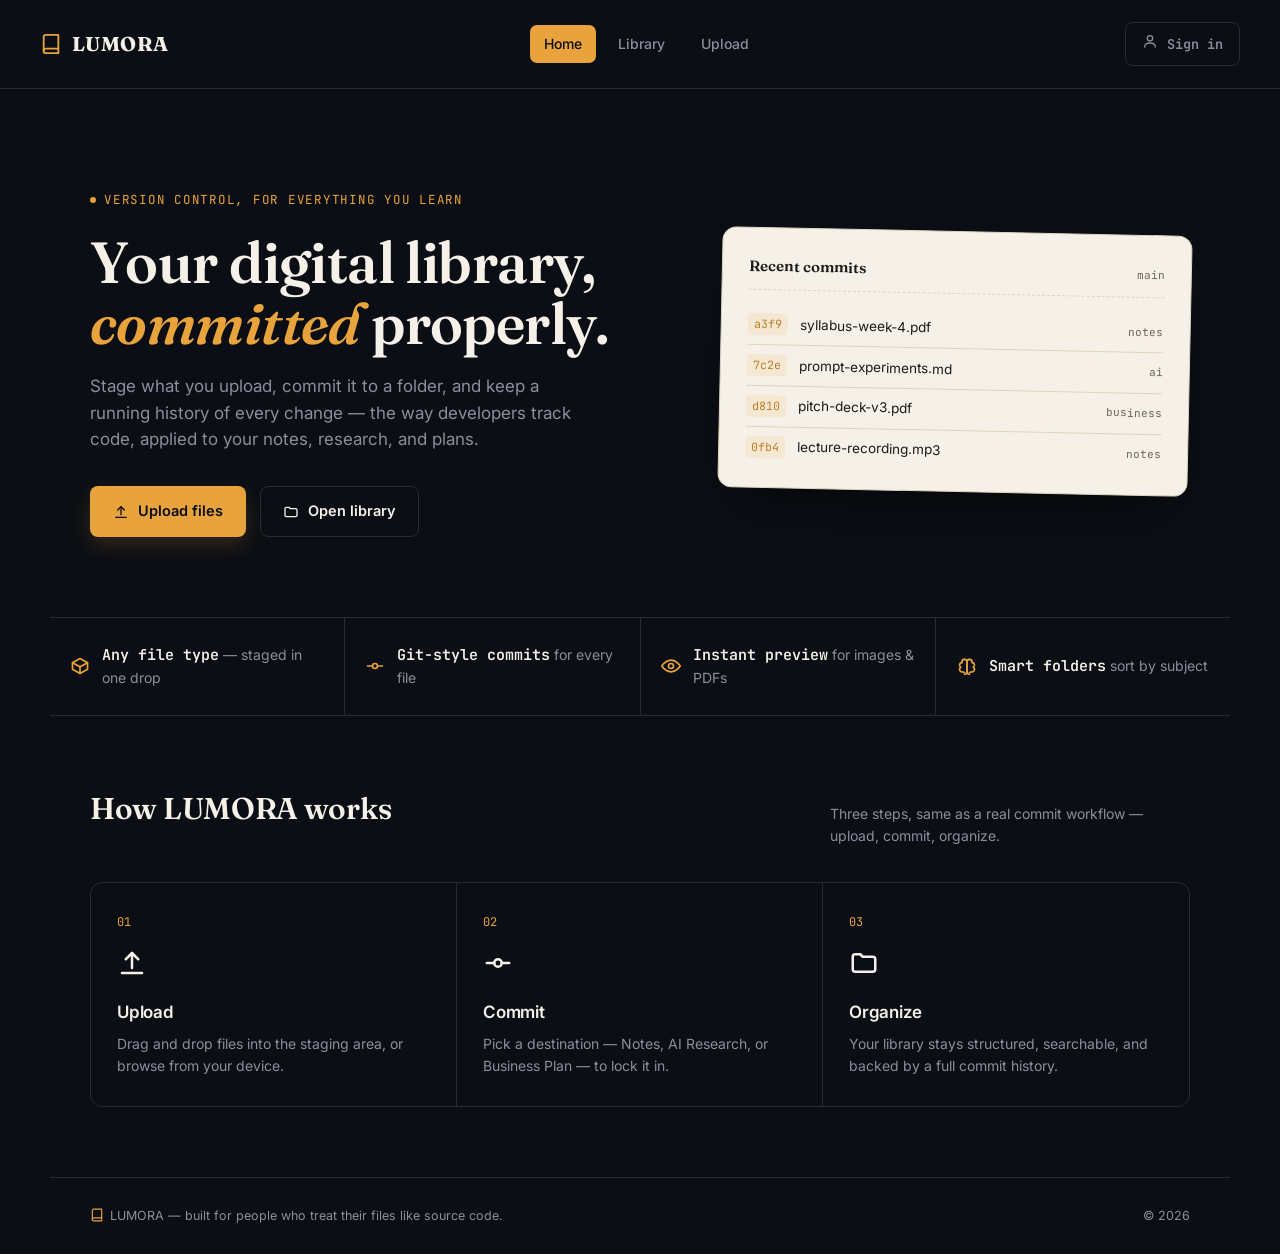
<file: index.html>
<!DOCTYPE html>
<html lang="en">
<head>
<meta charset="UTF-8">
<meta name="viewport" content="width=device-width, initial-scale=1.0">
<title>LUMORA — Your library, version controlled</title>
<link rel="preconnect" href="https://fonts.googleapis.com">
<link href="https://fonts.googleapis.com/css2?family=Fraunces:ital,opsz,wght@0,9..144,500;0,9..144,600;1,9..144,500&family=Inter:wght@400;500;600;700&family=JetBrains+Mono:wght@400;500;600&display=swap" rel="stylesheet">
<link rel="stylesheet" href="style.css">
</head>

<body>

<header class="nav">
  <a class="logo" href="index.html">
    <svg class="seal" viewBox="0 0 24 24" fill="none" stroke="currentColor" stroke-width="2" stroke-linecap="round" stroke-linejoin="round"><path d="M4 19.5A2.5 2.5 0 0 1 6.5 17H20"/><path d="M6.5 2H20v20H6.5A2.5 2.5 0 0 1 4 19.5v-15A2.5 2.5 0 0 1 6.5 2z"/></svg>
    LUMORA
  </a>

  <nav class="nav-links">
    <a href="index.html" class="active">Home</a>
    <a href="library.html">Library</a>
    <a href="upload.html">Upload</a>
  </nav>

  <div class="nav-account" id="navAccount"></div>
</header>

<!-- HERO -->
<section class="hero">
  <div class="reveal">
    <span class="hero-eyebrow">Version control, for everything you learn</span>
    <h1>Your digital library, <em>committed</em> properly.</h1>
    <p class="lede">Stage what you upload, commit it to a folder, and keep a running history of every change — the way developers track code, applied to your notes, research, and plans.</p>

    <div class="cta">
      <a class="btn primary" href="upload.html">
        <svg viewBox="0 0 24 24" fill="none" stroke="currentColor" stroke-width="2" stroke-linecap="round" stroke-linejoin="round"><path d="M12 16V4"/><path d="M7 9l5-5 5 5"/><path d="M4 20h16"/></svg>
        Upload files
      </a>
      <a class="btn secondary" href="library.html">
        <svg viewBox="0 0 24 24" fill="none" stroke="currentColor" stroke-width="2" stroke-linecap="round" stroke-linejoin="round"><path d="M3 7a2 2 0 0 1 2-2h4l2 2h8a2 2 0 0 1 2 2v8a2 2 0 0 1-2 2H5a2 2 0 0 1-2-2V7z"/></svg>
        Open library
      </a>
    </div>
  </div>

  <div class="reveal delay-1">
    <div class="ledger-card">
      <header>
        <span>Recent commits</span>
        <span>main</span>
      </header>
      <div class="ledger-row">
        <span class="hash">a3f9</span>
        <span class="label">syllabus-week-4.pdf</span>
        <span class="folder-tag">notes</span>
      </div>
      <div class="ledger-row">
        <span class="hash">7c2e</span>
        <span class="label">prompt-experiments.md</span>
        <span class="folder-tag">ai</span>
      </div>
      <div class="ledger-row">
        <span class="hash">d810</span>
        <span class="label">pitch-deck-v3.pdf</span>
        <span class="folder-tag">business</span>
      </div>
      <div class="ledger-row">
        <span class="hash">0fb4</span>
        <span class="label">lecture-recording.mp3</span>
        <span class="folder-tag">notes</span>
      </div>
    </div>
  </div>
</section>

<!-- STATS -->
<section class="stats">
  <div class="stat">
    <svg viewBox="0 0 24 24" fill="none" stroke="currentColor" stroke-width="2" stroke-linecap="round" stroke-linejoin="round"><path d="M21 8l-9-5-9 5 9 5 9-5z"/><path d="M3 8v8l9 5 9-5V8"/><path d="M12 13v8"/></svg>
    <span><strong>Any file type</strong> — staged in one drop</span>
  </div>
  <div class="stat">
    <svg viewBox="0 0 24 24" fill="none" stroke="currentColor" stroke-width="2" stroke-linecap="round" stroke-linejoin="round"><circle cx="12" cy="12" r="3"/><path d="M3 12h6"/><path d="M15 12h6"/></svg>
    <span><strong>Git-style commits</strong> for every file</span>
  </div>
  <div class="stat">
    <svg viewBox="0 0 24 24" fill="none" stroke="currentColor" stroke-width="2" stroke-linecap="round" stroke-linejoin="round"><path d="M1 12s4-7 11-7 11 7 11 7-4 7-11 7-11-7-11-7z"/><circle cx="12" cy="12" r="3"/></svg>
    <span><strong>Instant preview</strong> for images & PDFs</span>
  </div>
  <div class="stat">
    <svg viewBox="0 0 24 24" fill="none" stroke="currentColor" stroke-width="2" stroke-linecap="round" stroke-linejoin="round"><path d="M9 4a3 3 0 0 0-3 3v1a3 3 0 0 0-1.5 5.6A3 3 0 0 0 7 19a3 3 0 0 0 2 .8"/><path d="M15 4a3 3 0 0 1 3 3v1a3 3 0 0 1 1.5 5.6A3 3 0 0 1 17 19a3 3 0 0 1-2 .8"/><path d="M9 4a3 3 0 0 1 3 3v12a3 3 0 0 1-3 3"/><path d="M15 4a3 3 0 0 0-3 3v12a3 3 0 0 0 3 3"/></svg>
    <span><strong>Smart folders</strong> sort by subject</span>
  </div>
</section>

<!-- HOW IT WORKS -->
<section class="section">
  <div class="section-head">
    <h2>How LUMORA works</h2>
    <p class="muted">Three steps, same as a real commit workflow — upload, commit, organize.</p>
  </div>

  <div class="steps">
    <div class="step">
      <span class="step-no">01</span>
      <svg class="icon" viewBox="0 0 24 24" fill="none" stroke="currentColor" stroke-width="2" stroke-linecap="round" stroke-linejoin="round"><path d="M12 16V4"/><path d="M7 9l5-5 5 5"/><path d="M4 20h16"/></svg>
      <h3>Upload</h3>
      <p>Drag and drop files into the staging area, or browse from your device.</p>
    </div>

    <div class="step">
      <span class="step-no">02</span>
      <svg class="icon" viewBox="0 0 24 24" fill="none" stroke="currentColor" stroke-width="2" stroke-linecap="round" stroke-linejoin="round"><circle cx="12" cy="12" r="3"/><path d="M3 12h6"/><path d="M15 12h6"/></svg>
      <h3>Commit</h3>
      <p>Pick a destination — Notes, AI Research, or Business Plan — to lock it in.</p>
    </div>

    <div class="step">
      <span class="step-no">03</span>
      <svg class="icon" viewBox="0 0 24 24" fill="none" stroke="currentColor" stroke-width="2" stroke-linecap="round" stroke-linejoin="round"><path d="M3 7a2 2 0 0 1 2-2h4l2 2h8a2 2 0 0 1 2 2v8a2 2 0 0 1-2 2H5a2 2 0 0 1-2-2V7z"/></svg>
      <h3>Organize</h3>
      <p>Your library stays structured, searchable, and backed by a full commit history.</p>
    </div>
  </div>
</section>

<footer>
  <span><svg class="seal" viewBox="0 0 24 24" fill="none" stroke="currentColor" stroke-width="2" stroke-linecap="round" stroke-linejoin="round"><path d="M4 19.5A2.5 2.5 0 0 1 6.5 17H20"/><path d="M6.5 2H20v20H6.5A2.5 2.5 0 0 1 4 19.5v-15A2.5 2.5 0 0 1 6.5 2z"/></svg>LUMORA — built for people who treat their files like source code.</span>
  <span>&copy; 2026</span>
</footer>

<script src="script.js"></script>
</body>
</html>
</file>
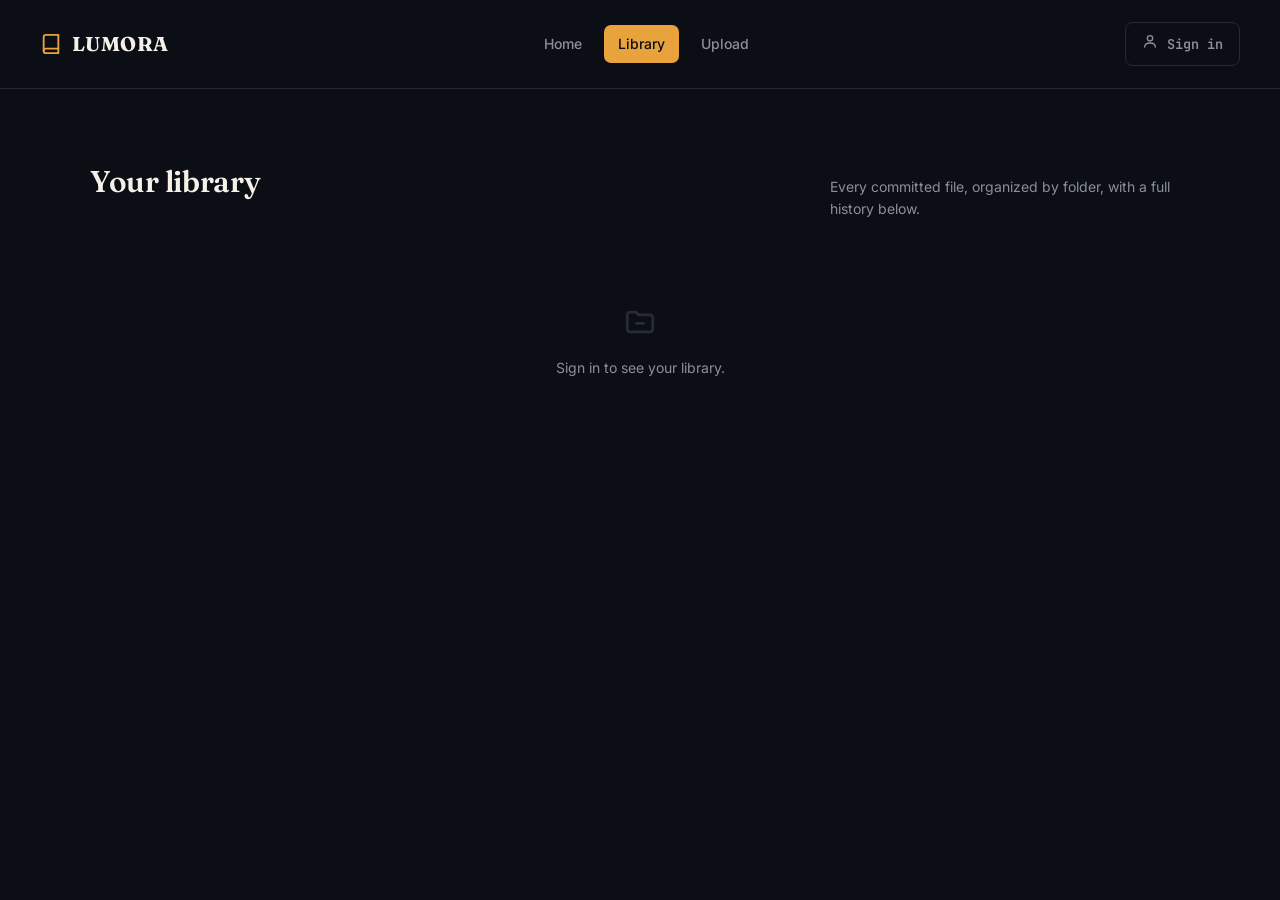
<file: library.html>
<!DOCTYPE html>
<html lang="en">
<head>
<meta charset="UTF-8">
<meta name="viewport" content="width=device-width, initial-scale=1.0">
<title>Library — LUMORA</title>
<link rel="preconnect" href="https://fonts.googleapis.com">
<link href="https://fonts.googleapis.com/css2?family=Fraunces:ital,opsz,wght@0,9..144,500;0,9..144,600;1,9..144,500&family=Inter:wght@400;500;600;700&family=JetBrains+Mono:wght@400;500;600&display=swap" rel="stylesheet">
<link rel="stylesheet" href="style.css">
</head>

<body>

<header class="nav">
  <a class="logo" href="index.html">
    <svg class="seal" viewBox="0 0 24 24" fill="none" stroke="currentColor" stroke-width="2" stroke-linecap="round" stroke-linejoin="round"><path d="M4 19.5A2.5 2.5 0 0 1 6.5 17H20"/><path d="M6.5 2H20v20H6.5A2.5 2.5 0 0 1 4 19.5v-15A2.5 2.5 0 0 1 6.5 2z"/></svg>
    LUMORA
  </a>

  <nav class="nav-links">
    <a href="index.html">Home</a>
    <a href="library.html" class="active">Library</a>
    <a href="upload.html">Upload</a>
  </nav>

  <div class="nav-account" id="navAccount"></div>
</header>

<section class="section">
  <div class="section-head">
    <h2>Your library</h2>
    <p class="muted">Every committed file, organized by folder, with a full history below.</p>
  </div>

  <div id="library"></div>
</section>

<!-- MOVE MODAL -->
<div id="moveModal" class="modal">
  <div class="modal-box">
    <h3>Move file to</h3>
    <p>Choose a new destination folder.</p>

    <div class="modal-options">
      <button onclick="confirmMove('notes')">
        <svg viewBox="0 0 24 24" fill="none" stroke="currentColor" stroke-width="2" stroke-linecap="round" stroke-linejoin="round"><path d="M4 19.5A2.5 2.5 0 0 1 6.5 17H20"/><path d="M6.5 2H20v20H6.5A2.5 2.5 0 0 1 4 19.5v-15A2.5 2.5 0 0 1 6.5 2z"/></svg>
        Notes
      </button>
      <button onclick="confirmMove('ai')">
        <svg viewBox="0 0 24 24" fill="none" stroke="currentColor" stroke-width="2" stroke-linecap="round" stroke-linejoin="round"><path d="M9 4a3 3 0 0 0-3 3v1a3 3 0 0 0-1.5 5.6A3 3 0 0 0 7 19a3 3 0 0 0 2 .8"/><path d="M15 4a3 3 0 0 1 3 3v1a3 3 0 0 1 1.5 5.6A3 3 0 0 1 17 19a3 3 0 0 1-2 .8"/><path d="M9 4a3 3 0 0 1 3 3v12a3 3 0 0 1-3 3"/><path d="M15 4a3 3 0 0 0-3 3v12a3 3 0 0 0 3 3"/></svg>
        AI Research
      </button>
      <button onclick="confirmMove('business')">
        <svg viewBox="0 0 24 24" fill="none" stroke="currentColor" stroke-width="2" stroke-linecap="round" stroke-linejoin="round"><rect x="2" y="7" width="20" height="14" rx="2"/><path d="M16 21V5a2 2 0 0 0-2-2h-4a2 2 0 0 0-2 2v16"/></svg>
        Business Plan
      </button>
    </div>

    <button class="close" onclick="closeModal('moveModal')">Cancel</button>
  </div>
</div>

<script src="script.js"></script>
</body>
</html>
</file>
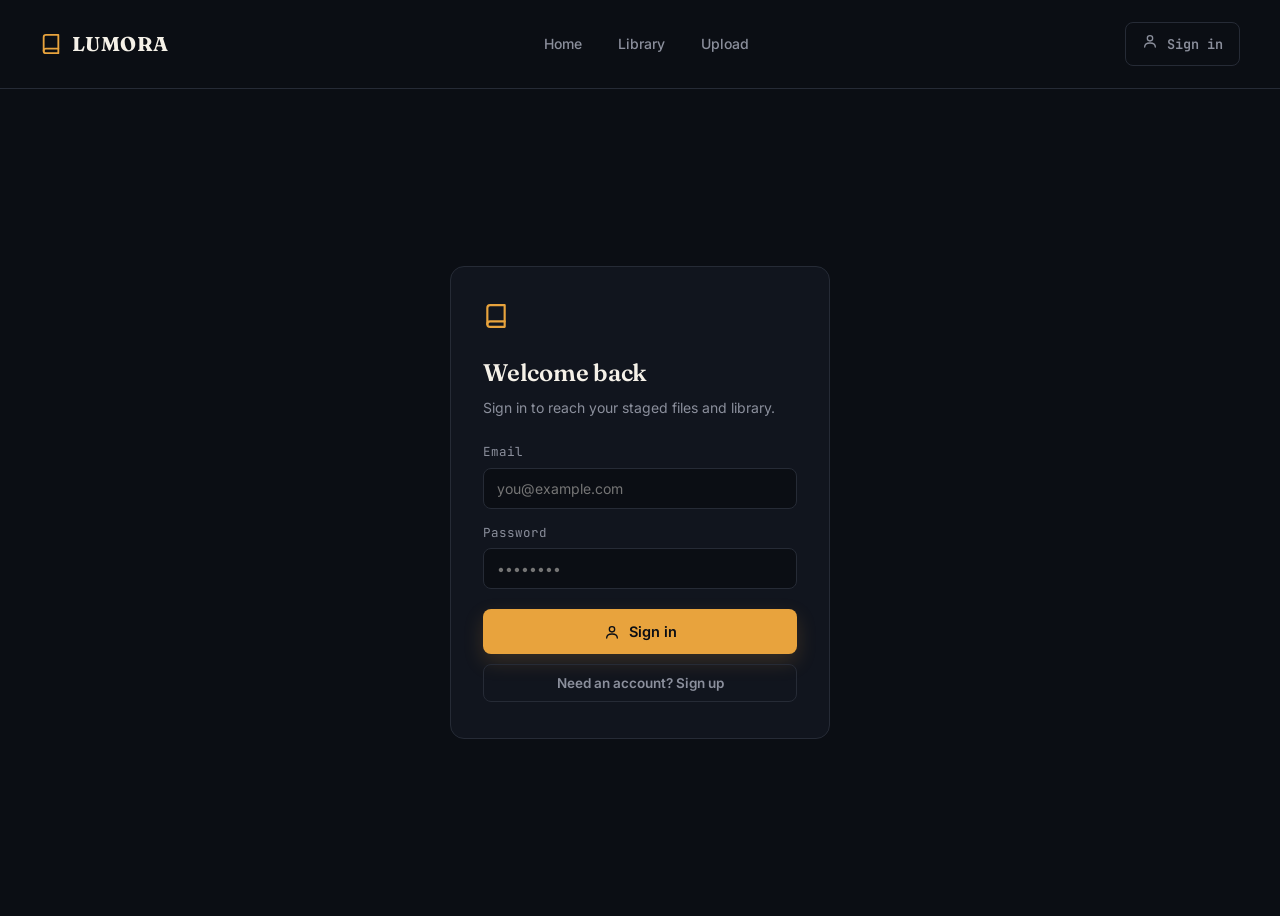
<file: login.html>
<!DOCTYPE html>
<html lang="en">
<head>
<meta charset="UTF-8">
<meta name="viewport" content="width=device-width, initial-scale=1.0">
<title>Sign in — LUMORA</title>
<link rel="preconnect" href="https://fonts.googleapis.com">
<link href="https://fonts.googleapis.com/css2?family=Fraunces:ital,opsz,wght@0,9..144,500;0,9..144,600;1,9..144,500&family=Inter:wght@400;500;600;700&family=JetBrains+Mono:wght@400;500;600&display=swap" rel="stylesheet">
<link rel="stylesheet" href="style.css">
</head>

<body>

<header class="nav">
  <a class="logo" href="index.html">
    <svg class="seal" viewBox="0 0 24 24" fill="none" stroke="currentColor" stroke-width="2" stroke-linecap="round" stroke-linejoin="round"><path d="M4 19.5A2.5 2.5 0 0 1 6.5 17H20"/><path d="M6.5 2H20v20H6.5A2.5 2.5 0 0 1 4 19.5v-15A2.5 2.5 0 0 1 6.5 2z"/></svg>
    LUMORA
  </a>
  <nav class="nav-links">
    <a href="index.html">Home</a>
    <a href="library.html">Library</a>
    <a href="upload.html">Upload</a>
  </nav>
  <div class="nav-account" id="navAccount"></div>
</header>

<div class="auth-wrap">
  <div class="auth-box">
    <svg class="seal" viewBox="0 0 24 24" fill="none" stroke="currentColor" stroke-width="2" stroke-linecap="round" stroke-linejoin="round"><path d="M4 19.5A2.5 2.5 0 0 1 6.5 17H20"/><path d="M6.5 2H20v20H6.5A2.5 2.5 0 0 1 4 19.5v-15A2.5 2.5 0 0 1 6.5 2z"/></svg>

    <h2 id="authTitle">Welcome back</h2>
    <p class="sub" id="authSub">Sign in to reach your staged files and library.</p>

    <form id="authForm" novalidate>
      <div class="field">
        <label for="email">Email</label>
        <input type="email" id="email" placeholder="you@example.com" autocomplete="email" required>
      </div>
      <div class="field">
        <label for="password">Password</label>
        <input type="password" id="password" placeholder="••••••••" autocomplete="current-password" required>
      </div>

      <p class="auth-error" id="authError"></p>

      <div class="auth-actions">
        <button type="submit" class="btn primary" id="primaryAction" style="justify-content:center;">
          <svg viewBox="0 0 24 24" fill="none" stroke="currentColor" stroke-width="2" stroke-linecap="round" stroke-linejoin="round"><circle cx="12" cy="8" r="4"/><path d="M4 21c0-4 4-6 8-6s8 2 8 6"/></svg>
          Sign in
        </button>
        <button type="button" class="btn ghost" id="toggleMode" style="justify-content:center;">
          Need an account? Sign up
        </button>
      </div>
    </form>
  </div>
</div>

<script src="script.js"></script>
<script>
  let mode = "login"; // "login" | "signup"

  const form = document.getElementById("authForm");
  const errorEl = document.getElementById("authError");
  const titleEl = document.getElementById("authTitle");
  const subEl = document.getElementById("authSub");
  const primaryBtn = document.getElementById("primaryAction");
  const toggleBtn = document.getElementById("toggleMode");

  function applyMode() {
    errorEl.classList.remove("show");
    if (mode === "login") {
      titleEl.textContent = "Welcome back";
      subEl.textContent = "Sign in to reach your staged files and library.";
      primaryBtn.lastChild.textContent = " Sign in";
      toggleBtn.textContent = "Need an account? Sign up";
    } else {
      titleEl.textContent = "Create your account";
      subEl.textContent = "A free LUMORA account keeps your library private to you.";
      primaryBtn.lastChild.textContent = " Sign up";
      toggleBtn.textContent = "Already have an account? Sign in";
    }
  }

  toggleBtn.addEventListener("click", () => {
    mode = mode === "login" ? "signup" : "login";
    applyMode();
  });

  form.addEventListener("submit", e => {
    e.preventDefault();

    const email = document.getElementById("email").value;
    const password = document.getElementById("password").value;

    const result = mode === "login" ? login(email, password) : signup(email, password);

    if (!result.ok) {
      errorEl.textContent = result.message;
      errorEl.classList.add("show");
      return;
    }

    window.location.href = "index.html";
  });

  applyMode();
</script>
</body>
</html>
</file>
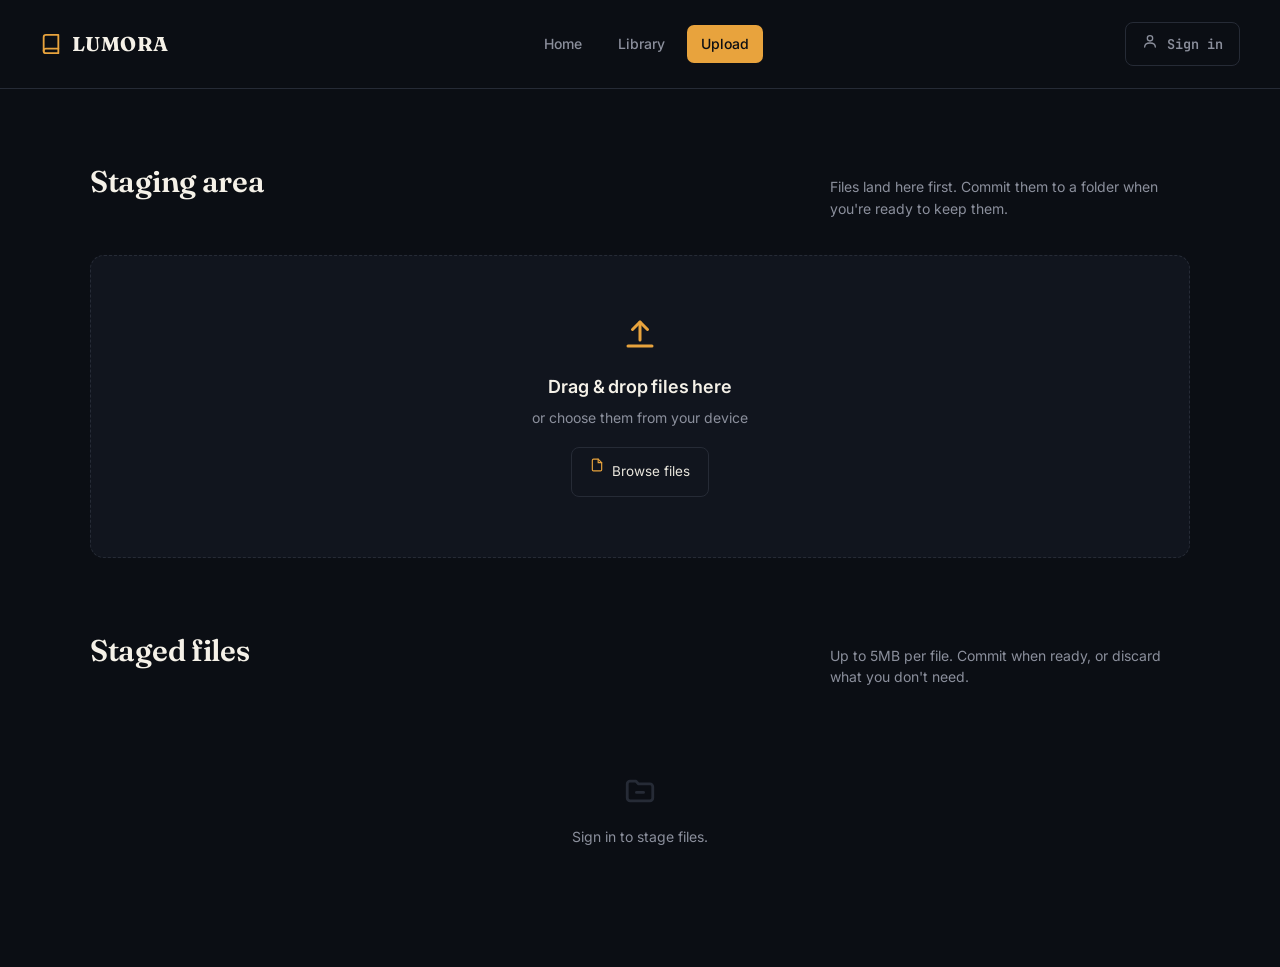
<file: upload.html>
<!DOCTYPE html>
<html lang="en">
<head>
<meta charset="UTF-8">
<meta name="viewport" content="width=device-width, initial-scale=1.0">
<title>Upload — LUMORA</title>
<link rel="preconnect" href="https://fonts.googleapis.com">
<link href="https://fonts.googleapis.com/css2?family=Fraunces:ital,opsz,wght@0,9..144,500;0,9..144,600;1,9..144,500&family=Inter:wght@400;500;600;700&family=JetBrains+Mono:wght@400;500;600&display=swap" rel="stylesheet">
<link rel="stylesheet" href="style.css">
</head>

<body>

<header class="nav">
  <a class="logo" href="index.html">
    <svg class="seal" viewBox="0 0 24 24" fill="none" stroke="currentColor" stroke-width="2" stroke-linecap="round" stroke-linejoin="round"><path d="M4 19.5A2.5 2.5 0 0 1 6.5 17H20"/><path d="M6.5 2H20v20H6.5A2.5 2.5 0 0 1 4 19.5v-15A2.5 2.5 0 0 1 6.5 2z"/></svg>
    LUMORA
  </a>

  <nav class="nav-links">
    <a href="index.html">Home</a>
    <a href="library.html">Library</a>
    <a href="upload.html" class="active">Upload</a>
  </nav>

  <div class="nav-account" id="navAccount"></div>
</header>

<section class="section">
  <div class="section-head">
    <h2>Staging area</h2>
    <p class="muted">Files land here first. Commit them to a folder when you're ready to keep them.</p>
  </div>

  <div id="dropZone" class="drop-zone">
    <svg viewBox="0 0 24 24" fill="none" stroke="currentColor" stroke-width="2" stroke-linecap="round" stroke-linejoin="round"><path d="M12 16V4"/><path d="M7 9l5-5 5 5"/><path d="M4 20h16"/></svg>
    <h3>Drag & drop files here</h3>
    <p>or choose them from your device</p>

    <label class="file-input-label" for="fileInput">
      <svg viewBox="0 0 24 24" fill="none" stroke="currentColor" stroke-width="2" stroke-linecap="round" stroke-linejoin="round"><path d="M14 2H6a2 2 0 0 0-2 2v16a2 2 0 0 0 2 2h12a2 2 0 0 0 2-2V8z"/><path d="M14 2v6h6"/></svg>
      Browse files
    </label>
    <input type="file" id="fileInput" multiple>
  </div>
</section>

<section class="section" style="padding-top:0;">
  <div class="section-head">
    <h2>Staged files</h2>
    <p class="muted">Up to 5MB per file. Commit when ready, or discard what you don't need.</p>
  </div>

  <div id="staging"></div>
</section>

<!-- COMMIT MODAL -->
<div id="commitModal" class="modal">
  <div class="modal-box">
    <h3>Commit file to</h3>
    <p>Select a destination folder.</p>

    <div class="modal-options">
      <button onclick="confirmCommit('notes')">
        <svg viewBox="0 0 24 24" fill="none" stroke="currentColor" stroke-width="2" stroke-linecap="round" stroke-linejoin="round"><path d="M4 19.5A2.5 2.5 0 0 1 6.5 17H20"/><path d="M6.5 2H20v20H6.5A2.5 2.5 0 0 1 4 19.5v-15A2.5 2.5 0 0 1 6.5 2z"/></svg>
        Notes
      </button>
      <button onclick="confirmCommit('ai')">
        <svg viewBox="0 0 24 24" fill="none" stroke="currentColor" stroke-width="2" stroke-linecap="round" stroke-linejoin="round"><path d="M9 4a3 3 0 0 0-3 3v1a3 3 0 0 0-1.5 5.6A3 3 0 0 0 7 19a3 3 0 0 0 2 .8"/><path d="M15 4a3 3 0 0 1 3 3v1a3 3 0 0 1 1.5 5.6A3 3 0 0 1 17 19a3 3 0 0 1-2 .8"/><path d="M9 4a3 3 0 0 1 3 3v12a3 3 0 0 1-3 3"/><path d="M15 4a3 3 0 0 0-3 3v12a3 3 0 0 0 3 3"/></svg>
        AI Research
      </button>
      <button onclick="confirmCommit('business')">
        <svg viewBox="0 0 24 24" fill="none" stroke="currentColor" stroke-width="2" stroke-linecap="round" stroke-linejoin="round"><rect x="2" y="7" width="20" height="14" rx="2"/><path d="M16 21V5a2 2 0 0 0-2-2h-4a2 2 0 0 0-2 2v16"/></svg>
        Business Plan
      </button>
    </div>

    <button class="close" onclick="closeModal('commitModal')">Cancel</button>
  </div>
</div>

<script src="script.js"></script>
</body>
</html>
</file>
<file: style.css>
/* =========================================================
   LUMORA — design tokens
   A personal library that tracks your files the way git
   tracks code: staged, committed, versioned.
   ========================================================= */

:root {
  /* palette */
  --ink:        #0B0E14;   /* page background */
  --ink-soft:   #11151E;   /* raised panel on dark */
  --paper:      #F5F1E8;   /* cream surface */
  --paper-dim:  #EAE4D4;   /* secondary cream */
  --line:       #262B36;   /* hairline on dark */
  --line-paper: #DDD5C0;   /* hairline on cream */
  --ink-text:   #E9E6DD;   /* body text on dark */
  --ink-mute:   #8B8F9C;   /* muted text on dark */
  --paper-text: #1B1A16;   /* body text on cream */
  --paper-mute: #6B665A;   /* muted text on cream */
  --amber:      #E8A33D;   /* signal accent — the wax seal */
  --amber-dim:  #B97E27;
  --sage:       #7C9070;   /* success / commit accent */
  --rust:       #C2542F;   /* delete / danger */

  /* type */
  --font-display: "Fraunces", "Iowan Old Style", Georgia, serif;
  --font-body: "Inter", -apple-system, BlinkMacSystemFont, "Segoe UI", sans-serif;
  --font-mono: "JetBrains Mono", "SFMono-Regular", Consolas, monospace;

  --radius: 10px;
}

* { box-sizing: border-box; }

html { scroll-behavior: smooth; }

body {
  margin: 0;
  background: var(--ink);
  color: var(--ink-text);
  font-family: var(--font-body);
  font-size: 16px;
  line-height: 1.55;
  -webkit-font-smoothing: antialiased;
}

a { color: inherit; }

h1, h2, h3 {
  font-family: var(--font-display);
  font-weight: 600;
  margin: 0;
  letter-spacing: -0.01em;
}

p { margin: 0; }

button, input { font-family: var(--font-body); }

:focus-visible {
  outline: 2px solid var(--amber);
  outline-offset: 2px;
}

@media (prefers-reduced-motion: reduce) {
  *, *::before, *::after {
    animation-duration: 0.001ms !important;
    transition-duration: 0.001ms !important;
  }
}

/* =========================================================
   NAV
   ========================================================= */
.nav {
  display: flex;
  align-items: center;
  justify-content: space-between;
  padding: 22px 40px;
  border-bottom: 1px solid var(--line);
  position: relative;
}

.logo {
  display: flex;
  align-items: center;
  gap: 10px;
  font-family: var(--font-display);
  font-weight: 700;
  font-size: 20px;
  letter-spacing: 0.02em;
  color: var(--paper);
  text-decoration: none;
}

.logo .seal {
  width: 22px;
  height: 22px;
  color: var(--amber);
  flex-shrink: 0;
}

.nav-links {
  display: flex;
  gap: 8px;
  align-items: center;
}

.nav-links a {
  text-decoration: none;
  color: var(--ink-mute);
  font-size: 14px;
  font-weight: 500;
  padding: 8px 14px;
  border-radius: 7px;
  transition: color 0.2s ease, background 0.2s ease;
}

.nav-links a:hover { color: var(--ink-text); background: var(--ink-soft); }

.nav-links a.active {
  color: var(--ink);
  background: var(--amber);
}

.nav-account {
  display: flex;
  align-items: center;
  gap: 10px;
  font-family: var(--font-mono);
  font-size: 13px;
  color: var(--ink-mute);
}

.nav-account .pill {
  display: flex;
  align-items: center;
  gap: 6px;
  padding: 6px 10px;
  border: 1px solid var(--line);
  border-radius: 999px;
}

.nav-account .pill svg { width: 14px; height: 14px; color: var(--sage); }

.nav-account button {
  background: none;
  border: 1px solid var(--line);
  color: var(--ink-mute);
  font-size: 13px;
  padding: 6px 12px;
  border-radius: 999px;
  cursor: pointer;
  transition: border-color 0.2s ease, color 0.2s ease;
}

.nav-account button:hover { border-color: var(--ink-mute); color: var(--ink-text); }

/* =========================================================
   HERO
   ========================================================= */
.hero {
  padding: 96px 40px 80px;
  display: grid;
  grid-template-columns: 1.1fr 0.9fr;
  gap: 56px;
  align-items: center;
  max-width: 1180px;
  margin: 0 auto;
}

.hero-eyebrow {
  display: inline-flex;
  align-items: center;
  gap: 8px;
  font-family: var(--font-mono);
  font-size: 12.5px;
  letter-spacing: 0.06em;
  color: var(--amber);
  text-transform: uppercase;
  margin-bottom: 22px;
}

.hero-eyebrow::before {
  content: "";
  width: 6px;
  height: 6px;
  border-radius: 50%;
  background: var(--amber);
  display: inline-block;
}

.hero h1 {
  font-size: clamp(36px, 4.6vw, 58px);
  line-height: 1.05;
  color: var(--paper);
}

.hero h1 em {
  font-style: italic;
  color: var(--amber);
}

.hero p.lede {
  margin-top: 20px;
  font-size: 17px;
  color: var(--ink-mute);
  max-width: 46ch;
}

.cta {
  display: flex;
  gap: 14px;
  margin-top: 34px;
  flex-wrap: wrap;
}

.btn {
  display: inline-flex;
  align-items: center;
  gap: 9px;
  padding: 13px 22px;
  border-radius: 8px;
  text-decoration: none;
  font-weight: 600;
  font-size: 14.5px;
  border: 1px solid transparent;
  cursor: pointer;
  transition: transform 0.18s ease, box-shadow 0.18s ease, background 0.18s ease, border-color 0.18s ease;
}

.btn svg { width: 16px; height: 16px; flex-shrink: 0; }

.btn.primary {
  background: var(--amber);
  color: var(--ink);
  box-shadow: 0 8px 20px rgba(232, 163, 61, 0.18);
}

.btn.primary:hover {
  transform: translateY(-2px);
  background: #f0ad4d;
}

.btn.secondary {
  background: transparent;
  color: var(--paper);
  border-color: var(--line);
}

.btn.secondary:hover {
  border-color: var(--ink-mute);
  transform: translateY(-2px);
}

.btn.ghost {
  background: transparent;
  color: var(--ink-mute);
  border-color: var(--line);
  padding: 10px 16px;
  font-size: 13.5px;
}

.btn.ghost:hover { color: var(--ink-text); border-color: var(--ink-mute); }

.btn.danger { color: var(--rust); border-color: var(--rust); background: transparent; }
.btn.danger:hover { background: rgba(194, 84, 47, 0.1); }

.btn:disabled {
  opacity: 0.45;
  cursor: not-allowed;
  transform: none !important;
}

/* hero visual — a "commit ledger" card, the signature element */
.ledger-card {
  background: var(--paper);
  color: var(--paper-text);
  border-radius: 14px;
  padding: 26px 26px 20px;
  box-shadow: 0 30px 60px -20px rgba(0, 0, 0, 0.5);
  transform: rotate(1.2deg);
  border: 1px solid var(--line-paper);
}

.ledger-card header {
  display: flex;
  justify-content: space-between;
  align-items: baseline;
  border-bottom: 1px dashed var(--line-paper);
  padding-bottom: 12px;
  margin-bottom: 14px;
}

.ledger-card header span:first-child {
  font-family: var(--font-display);
  font-weight: 600;
  font-size: 15px;
}

.ledger-card header span:last-child {
  font-family: var(--font-mono);
  font-size: 11px;
  color: var(--paper-mute);
}

.ledger-row {
  display: flex;
  align-items: center;
  gap: 12px;
  padding: 9px 0;
  font-size: 13.5px;
}

.ledger-row + .ledger-row { border-top: 1px solid var(--line-paper); }

.ledger-row .hash {
  font-family: var(--font-mono);
  font-size: 11.5px;
  color: var(--amber-dim);
  background: rgba(232, 163, 61, 0.12);
  padding: 2px 6px;
  border-radius: 4px;
  flex-shrink: 0;
}

.ledger-row .label { flex: 1; }
.ledger-row .folder-tag {
  font-family: var(--font-mono);
  font-size: 11px;
  color: var(--paper-mute);
}

/* =========================================================
   STATS STRIP
   ========================================================= */
.stats {
  display: flex;
  justify-content: center;
  gap: 0;
  border-top: 1px solid var(--line);
  border-bottom: 1px solid var(--line);
  max-width: 1180px;
  margin: 0 auto;
}

.stat {
  flex: 1;
  display: flex;
  align-items: center;
  justify-content: center;
  gap: 12px;
  padding: 26px 20px;
  border-right: 1px solid var(--line);
  font-size: 14px;
  color: var(--ink-mute);
}

.stat:last-child { border-right: none; }

.stat svg { width: 20px; height: 20px; color: var(--amber); flex-shrink: 0; }

.stat strong {
  color: var(--paper);
  font-family: var(--font-mono);
  font-size: 15px;
  font-weight: 600;
}

/* =========================================================
   GENERIC SECTION
   ========================================================= */
.section {
  padding: 70px 40px;
  max-width: 1180px;
  margin: 0 auto;
}

.section-head {
  display: flex;
  align-items: baseline;
  justify-content: space-between;
  gap: 20px;
  margin-bottom: 36px;
  flex-wrap: wrap;
}

.section-head h2 {
  font-size: 30px;
  color: var(--paper);
}

.section-head .muted {
  color: var(--ink-mute);
  font-size: 14px;
  max-width: 40ch;
}

/* =========================================================
   HOW IT WORKS — steps
   ========================================================= */
.steps {
  display: grid;
  grid-template-columns: repeat(3, 1fr);
  gap: 0;
  border: 1px solid var(--line);
  border-radius: 12px;
  overflow: hidden;
}

.step {
  padding: 30px 26px;
  border-right: 1px solid var(--line);
  position: relative;
}

.step:last-child { border-right: none; }

.step .step-no {
  font-family: var(--font-mono);
  font-size: 12px;
  color: var(--amber);
  margin-bottom: 16px;
  display: block;
}

.step .icon {
  width: 30px;
  height: 30px;
  color: var(--paper);
  margin-bottom: 14px;
}

.step h3 {
  font-size: 17px;
  color: var(--paper);
  margin-bottom: 8px;
  font-weight: 600;
  font-family: var(--font-body);
}

.step p {
  color: var(--ink-mute);
  font-size: 14px;
}

/* =========================================================
   LIBRARY / FOLDERS
   ========================================================= */
.folder {
  margin-bottom: 22px;
  border: 1px solid var(--line);
  border-radius: 12px;
  background: var(--ink-soft);
  overflow: hidden;
}

.folder-head {
  display: flex;
  align-items: center;
  gap: 10px;
  padding: 16px 20px;
  border-bottom: 1px solid var(--line);
}

.folder-head svg { width: 18px; height: 18px; color: var(--amber); }

.folder-head h3 {
  font-family: var(--font-mono);
  font-size: 13.5px;
  letter-spacing: 0.04em;
  text-transform: uppercase;
  color: var(--paper);
  font-weight: 600;
}

.folder-head .count {
  margin-left: auto;
  font-family: var(--font-mono);
  font-size: 12px;
  color: var(--ink-mute);
}

.file-item {
  display: flex;
  align-items: center;
  justify-content: space-between;
  gap: 16px;
  padding: 14px 20px;
  border-bottom: 1px solid var(--line);
  font-size: 14px;
}

.file-item:last-child { border-bottom: none; }

.file-item .file-meta {
  display: flex;
  align-items: center;
  gap: 12px;
  min-width: 0;
}

.file-item .file-meta svg {
  width: 17px;
  height: 17px;
  color: var(--ink-mute);
  flex-shrink: 0;
}

.file-item .file-name {
  color: var(--ink-text);
  font-weight: 500;
  white-space: nowrap;
  overflow: hidden;
  text-overflow: ellipsis;
}

.file-item .file-size {
  font-family: var(--font-mono);
  font-size: 12px;
  color: var(--ink-mute);
  flex-shrink: 0;
}

.file-actions {
  display: flex;
  gap: 8px;
  flex-shrink: 0;
}

.icon-btn {
  display: inline-flex;
  align-items: center;
  justify-content: center;
  width: 32px;
  height: 32px;
  border-radius: 7px;
  border: 1px solid var(--line);
  background: transparent;
  color: var(--ink-mute);
  cursor: pointer;
  transition: border-color 0.18s ease, color 0.18s ease, background 0.18s ease;
}

.icon-btn svg { width: 15px; height: 15px; }

.icon-btn:hover { color: var(--ink-text); border-color: var(--ink-mute); }
.icon-btn.danger:hover { color: var(--rust); border-color: var(--rust); background: rgba(194,84,47,0.08); }
.icon-btn:disabled { opacity: 0.35; cursor: not-allowed; }

.empty-state {
  padding: 50px 20px;
  text-align: center;
  color: var(--ink-mute);
  font-size: 14px;
}

.empty-state svg { width: 34px; height: 34px; color: var(--line); margin-bottom: 12px; }

/* commit history */
.history-row {
  display: flex;
  align-items: center;
  gap: 14px;
  padding: 12px 20px;
  border-bottom: 1px solid var(--line);
  font-size: 13.5px;
}

.history-row:last-child { border-bottom: none; }

.history-row .hash {
  font-family: var(--font-mono);
  font-size: 11.5px;
  color: var(--amber);
  background: rgba(232, 163, 61, 0.1);
  padding: 2px 7px;
  border-radius: 4px;
}

.history-row .desc { flex: 1; color: var(--ink-text); }
.history-row .time { font-family: var(--font-mono); font-size: 11.5px; color: var(--ink-mute); }

/* =========================================================
   UPLOAD PAGE
   ========================================================= */
.drop-zone {
  padding: 60px 30px;
  border: 1.5px dashed var(--line);
  border-radius: 14px;
  text-align: center;
  background: var(--ink-soft);
  transition: border-color 0.2s ease, background 0.2s ease;
}

.drop-zone svg {
  width: 36px;
  height: 36px;
  color: var(--amber);
  margin-bottom: 14px;
}

.drop-zone h3 {
  font-size: 18px;
  color: var(--paper);
  font-weight: 600;
  font-family: var(--font-body);
}

.drop-zone p {
  margin-top: 6px;
  color: var(--ink-mute);
  font-size: 14px;
}

.drop-zone.active {
  border-color: var(--amber);
  background: rgba(232, 163, 61, 0.06);
}

.file-input-label {
  display: inline-flex;
  align-items: center;
  gap: 8px;
  margin-top: 18px;
  padding: 10px 18px;
  border-radius: 8px;
  border: 1px solid var(--line);
  color: var(--ink-text);
  font-size: 13.5px;
  cursor: pointer;
  transition: border-color 0.2s ease;
}

.file-input-label:hover { border-color: var(--amber); }
.file-input-label svg { width: 14px; height: 14px; }

#fileInput { display: none; }

/* =========================================================
   MODAL
   ========================================================= */
.modal {
  display: none;
  position: fixed;
  inset: 0;
  background: rgba(11, 14, 20, 0.7);
  backdrop-filter: blur(3px);
  justify-content: center;
  align-items: center;
  z-index: 50;
}

.modal-box {
  background: var(--ink-soft);
  border: 1px solid var(--line);
  padding: 28px;
  border-radius: 14px;
  width: 320px;
  box-shadow: 0 30px 60px -20px rgba(0, 0, 0, 0.6);
}

.modal-box h3 {
  font-size: 18px;
  color: var(--paper);
  font-weight: 600;
  font-family: var(--font-body);
}

.modal-box p {
  margin-top: 6px;
  color: var(--ink-mute);
  font-size: 13.5px;
}

.modal-options {
  display: flex;
  flex-direction: column;
  gap: 8px;
  margin-top: 20px;
}

.modal-options button {
  display: flex;
  align-items: center;
  gap: 10px;
  width: 100%;
  padding: 11px 14px;
  border: 1px solid var(--line);
  border-radius: 8px;
  background: transparent;
  color: var(--ink-text);
  font-size: 14px;
  cursor: pointer;
  text-align: left;
  transition: border-color 0.18s ease, background 0.18s ease;
}

.modal-options button svg { width: 16px; height: 16px; color: var(--amber); flex-shrink: 0; }
.modal-options button:hover { border-color: var(--amber); background: rgba(232,163,61,0.06); }

.modal-box .close {
  margin-top: 14px;
  width: 100%;
  background: transparent;
  color: var(--ink-mute);
  border: none;
  padding: 8px;
  font-size: 13px;
  cursor: pointer;
}

.modal-box .close:hover { color: var(--ink-text); }

/* =========================================================
   AUTH PAGES
   ========================================================= */
.auth-wrap {
  min-height: calc(100vh - 73px);
  display: flex;
  align-items: center;
  justify-content: center;
  padding: 40px 20px;
}

.auth-box {
  width: 100%;
  max-width: 380px;
  padding: 36px 32px;
  border: 1px solid var(--line);
  border-radius: 14px;
  background: var(--ink-soft);
}

.auth-box .seal {
  width: 26px;
  height: 26px;
  color: var(--amber);
  margin-bottom: 18px;
}

.auth-box h2 {
  font-size: 24px;
  color: var(--paper);
}

.auth-box .sub {
  color: var(--ink-mute);
  font-size: 14px;
  margin-top: 6px;
  margin-bottom: 24px;
}

.field {
  margin-bottom: 14px;
}

.field label {
  display: block;
  font-size: 12.5px;
  color: var(--ink-mute);
  margin-bottom: 6px;
  font-family: var(--font-mono);
}

input[type="text"],
input[type="email"],
input[type="password"] {
  width: 100%;
  padding: 11px 13px;
  border: 1px solid var(--line);
  border-radius: 8px;
  background: var(--ink);
  color: var(--ink-text);
  font-size: 14px;
  outline: none;
  transition: border-color 0.2s ease;
}

input[type="text"]:focus,
input[type="email"]:focus,
input[type="password"]:focus {
  border-color: var(--amber);
}

.auth-actions {
  display: flex;
  flex-direction: column;
  gap: 10px;
  margin-top: 20px;
}

.auth-error {
  font-size: 13px;
  color: var(--rust);
  margin-top: 10px;
  display: none;
}

.auth-error.show { display: block; }

/* =========================================================
   TOAST
   ========================================================= */
.toast {
  position: fixed;
  bottom: 26px;
  left: 50%;
  transform: translate(-50%, 20px);
  background: var(--paper);
  color: var(--paper-text);
  padding: 12px 20px;
  border-radius: 10px;
  font-size: 13.5px;
  font-weight: 500;
  box-shadow: 0 20px 40px -10px rgba(0,0,0,0.5);
  display: flex;
  align-items: center;
  gap: 10px;
  opacity: 0;
  pointer-events: none;
  transition: opacity 0.25s ease, transform 0.25s ease;
  z-index: 100;
}

.toast svg { width: 16px; height: 16px; color: var(--sage); flex-shrink: 0; }
.toast.error svg { color: var(--rust); }

.toast.show {
  opacity: 1;
  transform: translate(-50%, 0);
  pointer-events: auto;
}

/* =========================================================
   FOOTER
   ========================================================= */
footer {
  border-top: 1px solid var(--line);
  padding: 28px 40px;
  display: flex;
  justify-content: space-between;
  align-items: center;
  font-size: 12.5px;
  color: var(--ink-mute);
  max-width: 1180px;
  margin: 0 auto;
}

footer .seal { width: 14px; height: 14px; color: var(--amber); vertical-align: -2px; margin-right: 6px; }

/* =========================================================
   ENTRANCE MOTION
   ========================================================= */
.reveal {
  opacity: 0;
  transform: translateY(10px);
  animation: revealIn 0.6s ease forwards;
}

@keyframes revealIn {
  to { opacity: 1; transform: translateY(0); }
}

.delay-1 { animation-delay: 0.08s; }
.delay-2 { animation-delay: 0.16s; }
.delay-3 { animation-delay: 0.24s; }

/* =========================================================
   RESPONSIVE
   ========================================================= */
@media (max-width: 880px) {
  .hero {
    grid-template-columns: 1fr;
    padding: 60px 24px 50px;
    text-align: left;
  }
  .ledger-card { transform: none; }
  .stats { flex-wrap: wrap; }
  .stat {
    flex: 1 1 45%;
    border-right: 1px solid var(--line);
  }
  .steps { grid-template-columns: 1fr; }
  .step { border-right: none; border-bottom: 1px solid var(--line); }
  .step:last-child { border-bottom: none; }
  .section { padding: 50px 22px; }
  .nav { padding: 16px 20px; }
  .nav-links { display: none; }
}

@media (max-width: 520px) {
  .file-item { flex-wrap: wrap; gap: 10px; }
  footer { flex-direction: column; gap: 8px; text-align: center; }
}
</file>
